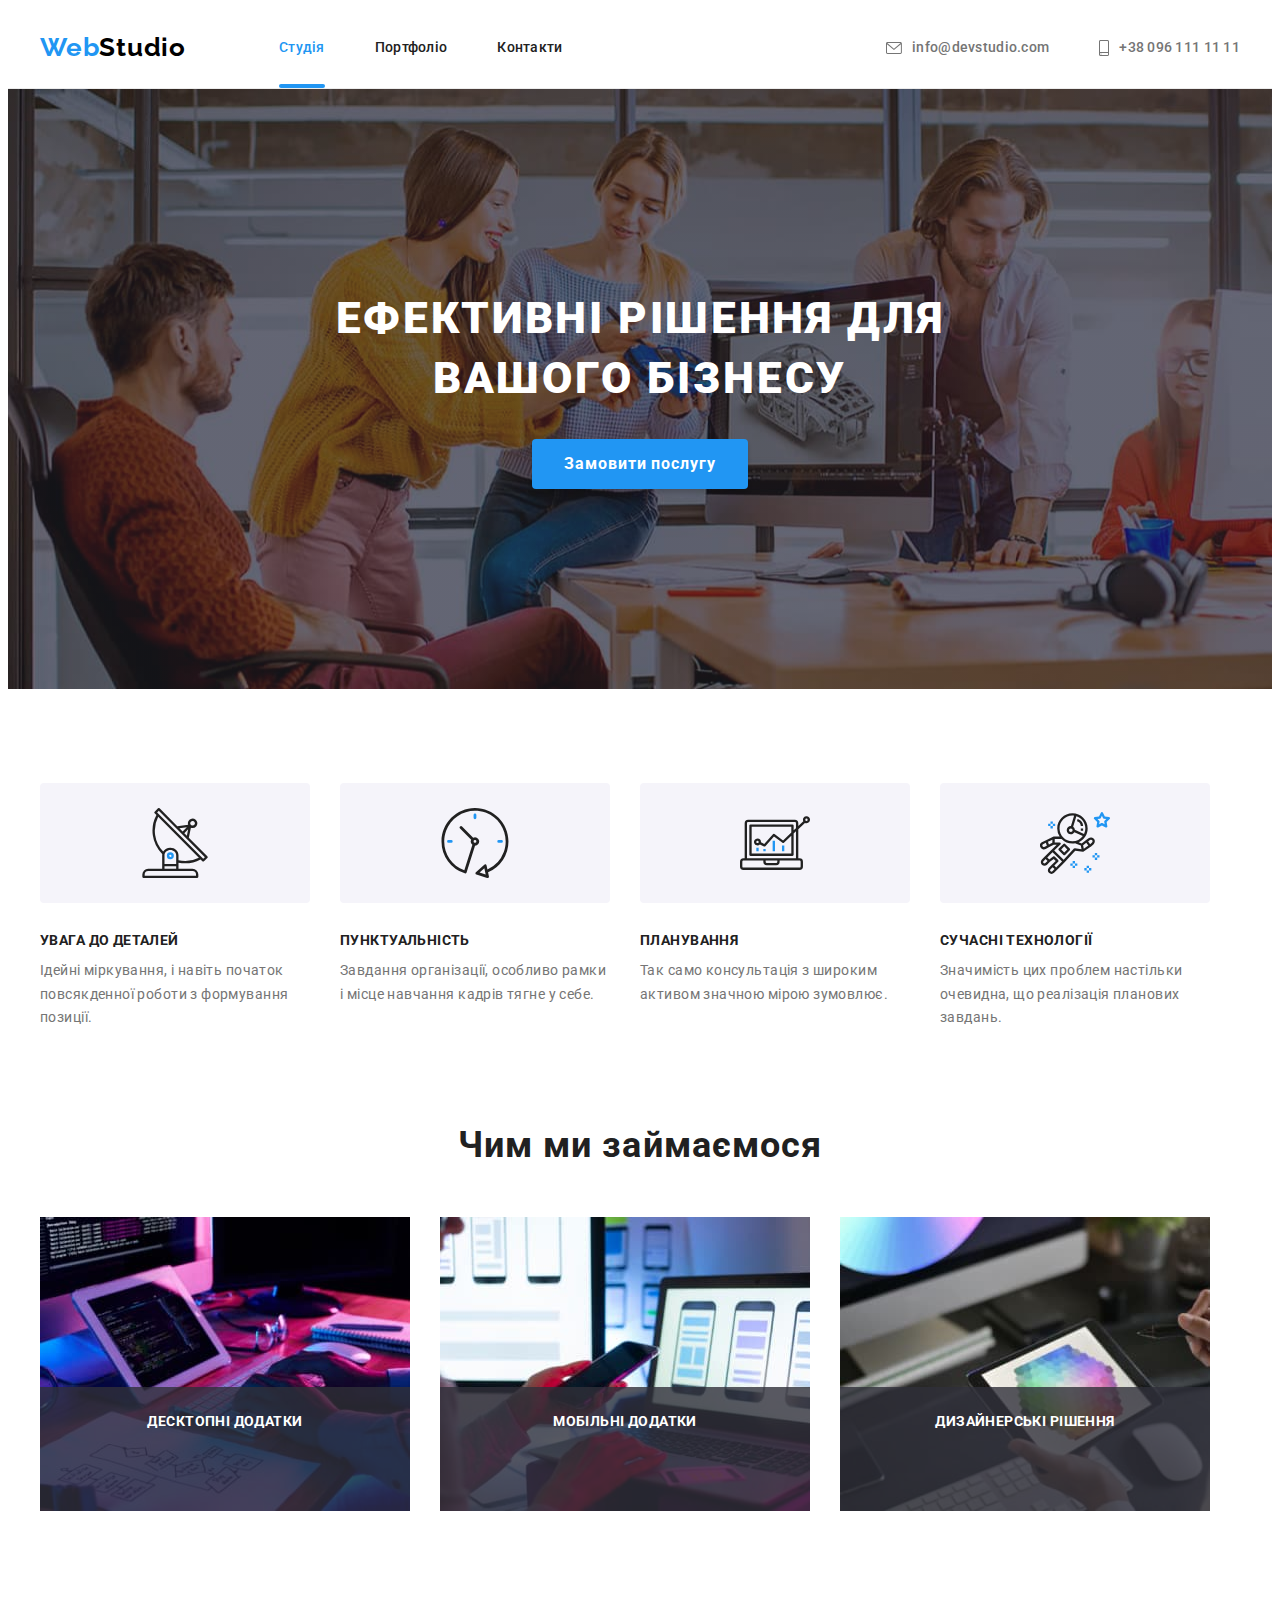
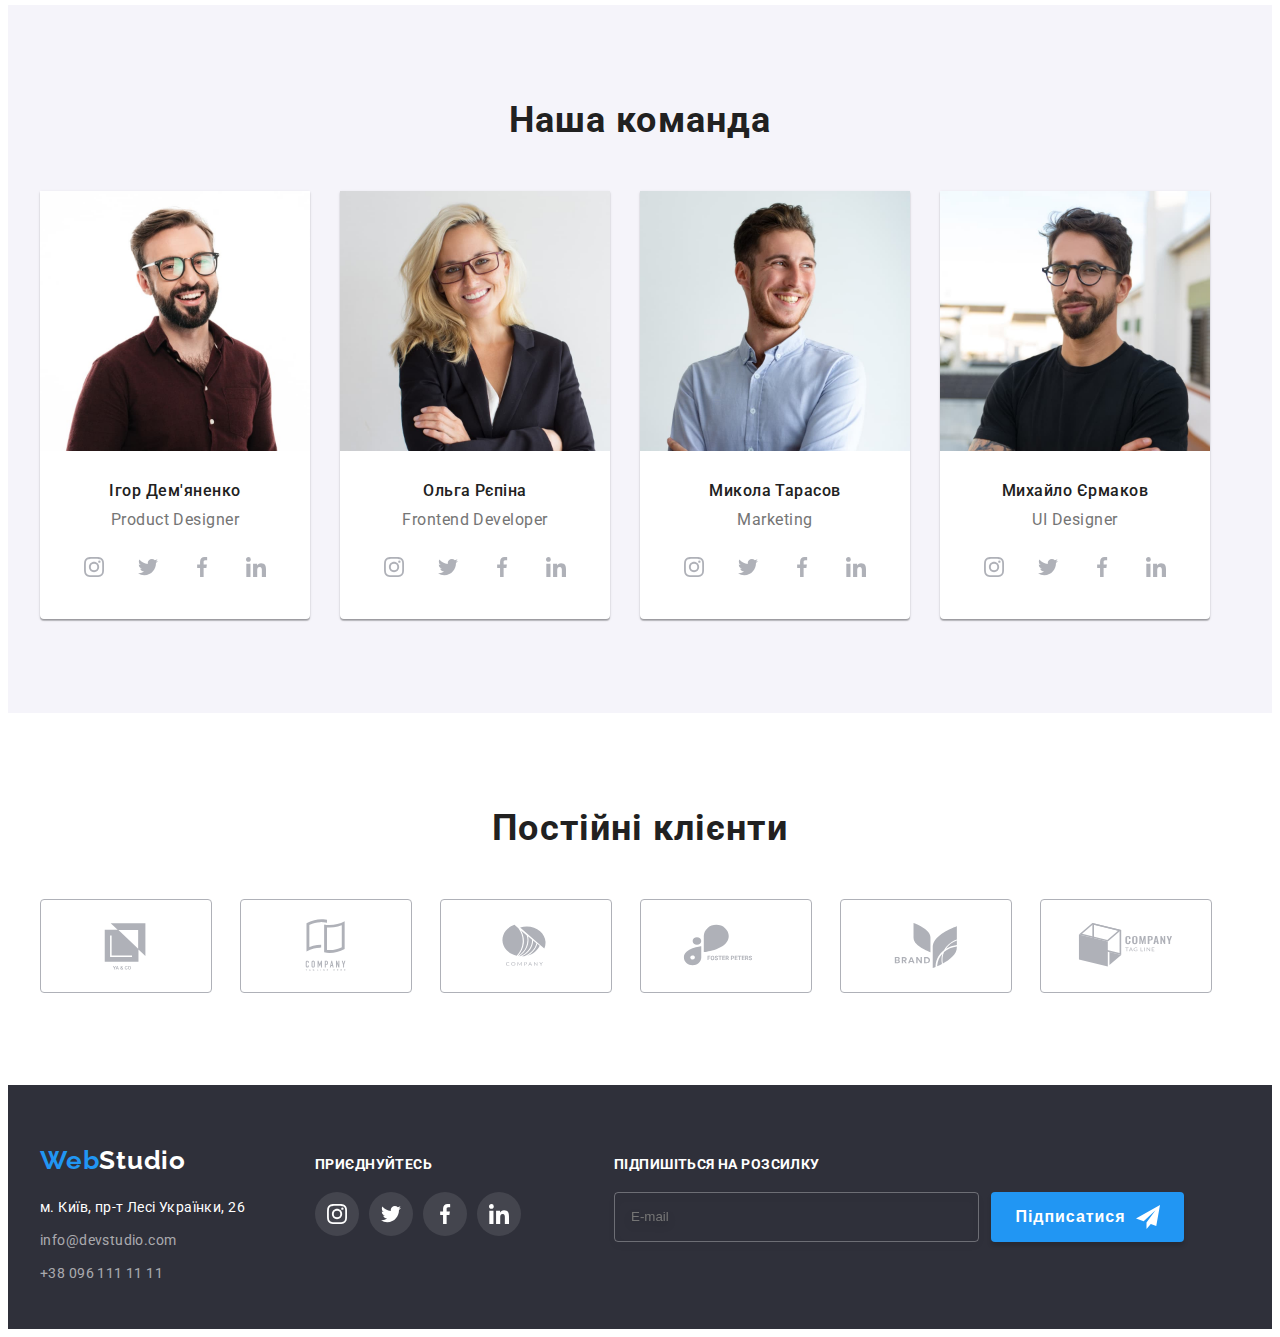
<file: index.html>
<!DOCTYPE html>
<html lang="uk">
	<head>
		<meta charset="UTF-8">
		<meta name="viewport" content="width=device-width, initial-scale=1.0">		
		<link rel="preconnect" href="https://fonts.googleapis.com">
		<link rel="preconnect" href="https://fonts.gstatic.com" crossorigin>
		<link href="https://fonts.googleapis.com/css2?family=Raleway:wght@700&family=Roboto:wght@400;500;700;900&display=swap"
			rel="stylesheet">
		<link
			rel="stylesheet"
			href="https://cdnjs.cloudflare.com/ajax/libs/modern-normalize/1.1.0/modern-normalize.min.css"
			integrity="sha512-wpPYUAdjBVSE4KJnH1VR1HeZfpl1ub8YT/NKx4PuQ5NmX2tKuGu6U/JRp5y+Y8XG2tV+wKQpNHVUX03MfMFn9Q=="
			crossorigin="anonymous"
			referrerpolicy="no-referrer"
		/>
		<link rel="stylesheet" href="./css/styles.css">
			<title>Студія</title>
	</head>
	<body>
		<!--Шапка-->
		<header class="header">
			<div class="container header-container">
				<a href="./index.html" class="header-logo"><span class="logo-color">Web</span>Studio</a>
				<nav>
					<ul class="header-nav list">
						<li class="item">
							<a href="./index.html" class="header-nav-link link current">Студія</a>
						</li>
						<li class="item">
							<a href="./portfolio.html" class="header-nav-link link">Портфоліо</a>
						</li>
						<li class="item">
							<a href="" class="header-nav-link link">Контакти</a>
						</li>
					</ul>
				</nav>
				<ul class="list header-contact-list">
					<li class="item">
						<a href="" class="header-contact link">
							<svg class="mail-icon" width="16" height="12">
								<use href="./images/icons.svg#icon-envelope"></use>
							</svg>
							info@devstudio.com
						</a>
					</li>
					<li class="item">
						<a href="" class="header-contact link">
							<svg class="mail-icon" width="10" height="16">
								<use href="./images/icons.svg#icon-smartphone"></use>
							</svg>
							+38 096 111 11 11
						</a>
					</li>
				</ul>
			</div>
		</header>
		<!--Головний розділ-->
		<main>
			<section class="hero-container">
				<h1 class="hero-title">Ефективні рішення для вашого бізнесу</h1>
				<button type="button" class="hero-button" data-modal-open>Замовити послугу</button>
			</section>

			<section class="benefits">
				<div class="container">
					<h2 class="hide">Наші переваги</h2>
					<ul class="list benefits-list">
						<li class="benefit-item">
							<div class="benefit-icon">
								<svg width="70" height="70">
									<use href="./images/icons.svg#icon-antenna"></use>
								</svg>
							</div>
							<h3 class="benefits-title">УВАГА ДО ДЕТАЛЕЙ</h3>
							<p class="benefits-text">Ідейні міркування, і навіть початок повсякденної роботи з формування позиції.</p>
						</li>
						<li class="benefit-item">
							<div class="benefit-icon">
								<svg width="70" height="70">
									<use href="./images/icons.svg#icon-clock"></use>
								</svg>
							</div>
							<h3 class="benefits-title">ПУНКТУАЛЬНІСТЬ</h3>
							<p class="benefits-text">Завдання організації, особливо рамки і місце навчання кадрів тягне у себе.</p>
						</li>
						<li class="benefit-item">
							<div class="benefit-icon">
								<svg width="70" height="70">
									<use href="./images/icons.svg#icon-diagram"></use>
								</svg>
							</div>
							<h3 class="benefits-title">ПЛАНУВАННЯ</h3>
							<p class="benefits-text">Так само консультація з широким активом значною мірою зумовлює.</p>
						</li>
						<li class="benefit-item">
							<div class="benefit-icon">
								<svg width="70" height="70">
									<use href="./images/icons.svg#icon-astronaut"></use>
								</svg>
							</div>
							<h3 class="benefits-title">СУЧАСНІ ТЕХНОЛОГІЇ</h3>
							<p class="benefits-text">Значимість цих проблем настільки очевидна, що реалізація планових завдань.</p>
						</li>
					</ul>
				</div>				
			</section>
			<!--Напрямки нашої роботи-->
			<section class="industry">
				<div class="container">
					<h2 class="title-center">Чим ми займаємося</h2>
				<ul class="list industry-list">
					<li class="industry-item">
						<div class="industry-box">
							<a href="" class="industry-activity"><img src="./images/img1.jpg" alt="Розробка декстопних додатків" width="370" height="294"></a>
							<div class="industry-box-text">
								<p class="industry-text">Десктопні додатки</p>
							</div>
						</div>
					</li>
					<li class="industry-item">
						<div class="industry-box">
							<a href="" class="industry-activity"><img src="./images/img2.jpg" alt="Розробка мобільних додатків" width="370" height="294"></a>
							<div class="industry-box-text">
								<p class="industry-text">Мобільні додатки</p>
							</div>
						</div>
					</li>
					<li class="industry-item">
						<div class="industry-box">
							<a href="" ><img src="./images/img3.jpg" alt="Дизайн" width="370" height="294" class="industry-activity"></a>
							<div class="industry-box-text">
								<p class="industry-text">Дизайнерські рішення</p>
							</div>
						</div>
					</li>
				</ul>
				</div>
			</section>
			<!-- Команда -->
			<section class="team">
				<div class="container">
					<h2 class="title-center">Наша команда</h2>
				<ul class="list team-list">
					<li class="team-person">
						<img src="./images/ihor-dem.jpg" alt="Фото Ігоря Дем'яненко" width="270" height="260">
						<div class="member-t">
							<h3 class="member-team">Ігор Дем'яненко</h3>
							<p lang="en" class="speciality-member-team">Product Designer</p>
							<ul class="team-soc-list">
								<li class="team-soc-item">
									<a href="" class="team-soc-link link">
										<svg class="team-soc-icon" width="20px" height="20px">
											<use href="./images/icons.svg#icon-instagram"></use>
										</svg>
									</a>									
								</li>
								<li class="team-soc-item">
									<a href="" class="team-soc-link">
										<svg class="team-soc-icon" width="20px" height="20px">
											<use href="./images/icons.svg#icon-twitter"></use>
										</svg>
									</a>
								</li>
								<li class="team-soc-item">
									<a href="" class="team-soc-link">
										<svg class="team-soc-icon" width="20px" height="20px">
											<use href="./images/icons.svg#icon-facebook"></use>
										</svg>
									</a>
								</li>
								<li class="team-soc-item">
									<a href="" class="team-soc-link">
										<svg class="team-soc-icon" width="20px" height="20px">
											<use href="./images/icons.svg#icon-linkedin"></use>
										</svg>
									</a>
								</li>
							</ul>
						</div>						
					</li>
					<li class="team-person">
						<img src="./images/olga-repina.jpg" alt="Фото Ольги Рєпіної" width="270" height="260">
						<div class="member-t">
							<h3 class="member-team">Ольга Рєпіна</h3>
							<p lang="en" class="speciality-member-team">Frontend Developer</p>
							<ul class="team-soc-list">
								<li class="team-soc-item">
									<a href="" class="team-soc-link link">
										<svg class="team-soc-icon" width="20px" height="20px">
											<use href="./images/icons.svg#icon-instagram"></use>
										</svg>
									</a>									
								</li>
								<li class="team-soc-item">
									<a href="" class="team-soc-link">
										<svg class="team-soc-icon" width="20px" height="20px">
											<use href="./images/icons.svg#icon-twitter"></use>
										</svg>
									</a>
								</li>
								<li class="team-soc-item">
									<a href="" class="team-soc-link">
										<svg class="team-soc-icon" width="20px" height="20px">
											<use href="./images/icons.svg#icon-facebook"></use>
										</svg>
									</a>
								</li>
								<li class="team-soc-item">
									<a href="" class="team-soc-link">
										<svg class="team-soc-icon" width="20px" height="20px">
											<use href="./images/icons.svg#icon-linkedin"></use>
										</svg>
									</a>
								</li>
							</ul>
						</div>
					</li>
					<li class="team-person">
						<img src="./images/mukola-tarasov.jpg" alt="Фото Миколи Тарасова" width="270" height="260">
						<div class="member-t">
							<h3 class="member-team">Микола Тарасов</h3>
							<p lang="en" class="speciality-member-team">Marketing</p>
							<ul class="team-soc-list">
								<li class="team-soc-item">
									<a href="" class="team-soc-link link">
										<svg class="team-soc-icon" width="20px" height="20px">
											<use href="./images/icons.svg#icon-instagram"></use>
										</svg>
									</a>									
								</li>
								<li class="team-soc-item">
									<a href="" class="team-soc-link">
										<svg class="team-soc-icon" width="20px" height="20px">
											<use href="./images/icons.svg#icon-twitter"></use>
										</svg>
									</a>
								</li>
								<li class="team-soc-item">
									<a href="" class="team-soc-link">
										<svg class="team-soc-icon" width="20px" height="20px">
											<use href="./images/icons.svg#icon-facebook"></use>
										</svg>
									</a>
								</li>
								<li class="team-soc-item">
									<a href="" class="team-soc-link">
										<svg class="team-soc-icon" width="20px" height="20px">
											<use href="./images/icons.svg#icon-linkedin"></use>
										</svg>
									</a>
								</li>
							</ul>
						</div>						
					</li>
					<li class="team-person">
						<img src="./images/muhailo-ermakov.jpg" alt="Фото Михайла Єрмакова" width="270" height="260">
						<div class="member-t">
							<h3 class="member-team">Михайло Єрмаков</h3>
							<p lang="en" class="speciality-member-team">UI Designer</p>
							<ul class="team-soc-list">
								<li class="team-soc-item">
									<a href="" class="team-soc-link link">
										<svg class="team-soc-icon" width="20px" height="20px">
											<use href="./images/icons.svg#icon-instagram"></use>
										</svg>
									</a>									
								</li>
								<li class="team-soc-item">
									<a href="" class="team-soc-link">
										<svg class="team-soc-icon" width="20px" height="20px">
											<use href="./images/icons.svg#icon-twitter"></use>
										</svg>
									</a>
								</li>
								<li class="team-soc-item">
									<a href="" class="team-soc-link">
										<svg class="team-soc-icon" width="20px" height="20px">
											<use href="./images/icons.svg#icon-facebook"></use>
										</svg>
									</a>
								</li>
								<li class="team-soc-item">
									<a href="" class="team-soc-link">
										<svg class="team-soc-icon" width="20px" height="20px">
											<use href="./images/icons.svg#icon-linkedin"></use>
										</svg>
									</a>
								</li>
							</ul>
						</div>
					</li>
				</ul>
				</div>
			</section>
			<!-- Наші постійні клієнти -->
			<section class="container">
				<div class="client">
					<h2 class="client-title title-center">Постійні клієнти</h2>
					<ul class="client-list">
						<li class="client-item">
							<a href="" class="client-link">
							<svg class="client-icon" width="106px" height="60px">
								<use href="./images/icons.svg#icon-logo-1" class="client-logo"></use>
							</svg>
							</a>
						</li>
						<li class="client-item">
							<a href="" class="client-link">
							<svg class="client-icon" width="106px" height="60px">
								<use href="./images/icons.svg#icon-logo-2" class="client-logo"></use>
							</svg>
							</a>
						</li>
						<li class="client-item">
							<a href="" class="client-link">
							<svg class="client-icon" width="106px" height="60px">
								<use href="./images/icons.svg#icon-logo-3" class="client-logo"></use>
							</svg>
							</a>
						</li>
						<li class="client-item">
							<a href="" class="client-link">
							<svg class="client-icon" width="106px" height="60px">
								<use href="./images/icons.svg#icon-logo-4" class="client-logo"></use>
							</svg>
							</a>
						</li>
						<li class="client-item">
							<a href="" class="client-link">
							<svg class="client-icon" width="106px" height="60px">
								<use href="./images/icons.svg#icon-logo-5" class="client-logo"></use>
							</svg>
							</a>
						</li>
						<li class="client-item">
							<a href="" class="client-link">
							<svg class="client-icon" width="106px" height="60px">
								<use href="./images/icons.svg#icon-logo-6" class="client-logo"></use>
							</svg>
							</a>
						</li>
					</ul>
				</div>
			</section>
		</main>
		<!--Підвал-->
		<footer class="footer">
			<div class="container footer-container">
				<div>
					<a href="./index.html" class="footer-logo"><span class="logo-color">Web</span>Studio</a>
					<address>
						<ul class="list list-footer-contact">
							<li class="footer-contact-item"><a href="" class="footer-contact link">м. Київ, пр-т Лесі Українки, 26</a>
							</li>
							<li class="footer-contact-item"><a href="mailto:info@devstudio.com"
									class="footer-contact footer-communication link">info@devstudio.com</a></li>
							<li class="footer-contact-item"><a href="tel:+380961111111"
									class="footer-contact footer-communication link">+38 096 111 11 11</a></li>
						</ul>
					</address>
				</div>
				<div class="footer-soc">
					<h3 class="footer-soc-title">приєднуйтесь</h3>
					<ul class="footer-soc-list">
						<li class="footer-soc-item">
							<a href="" class="footer-soc-link">
								<svg class="footer-soc-icon" width="20px" height="20px">
									<use href="./images/icons.svg#icon-instagram"></use>
								</svg>
							</a>
						</li>
						<li class="footer-soc-item">
							<a href="" class="footer-soc-link">
								<svg class="footer-soc-icon" width="20px" height="20px">
									<use href="./images/icons.svg#icon-twitter"></use>
								</svg>
							</a>
						</li>
						<li class="footer-soc-item">
							<a href="" class="footer-soc-link">
								<svg class="footer-soc-icon" width="20px" height="20px">
									<use href="./images/icons.svg#icon-facebook"></use>
								</svg>
							</a>
						</li>
						<li class="footer-soc-item">
							<a href="" class="footer-soc-link">
								<svg class="footer-soc-icon" width="20px" height="20px">
									<use href="./images/icons.svg#icon-linkedin"></use>
								</svg>
							</a>
						</li>
					</ul>
				</div>
				<div class="footer-mailing-list">
					<h3 class="footer-mailing-title">Підпишіться на розсилку</h3>
					<form class="footer-mailing-form">					
						<input type="email" 
						name="footer-mailing" 
						class="mailing-input" 
						id="footer-mailing"
						placeholder="E-mail"
						required>
						<label for="footer-mailing"></label>
						<button type="submit" class="mailing-btn form-btn">Підписатися
							<svg class="mailing-icon-send" width="24px" height="24px">
								<use href="./images/icons.svg#icon-send"></use>
							</svg>
						</button>
					</form>
				</div>				
			</div>
		</footer>
		<div class="backdrop is-hidden" data-modal>
			<div class="modal">
				<button type="button" class="modal-btn-close" data-modal-close>
					<svg class="modal-close-icon" width="18px" height="18px">
						<use href="./images/icons.svg#icon-close"></use>
					</svg>
				</button>
				<p class="modal-title">Залиште свої дані, ми вам передзвонимо</p>
				<form class="modal-form">
					<div class="modal-field">
						<label for="user-name" class="input-lable">Ім'я</label>
						<div class="input-wrapper">
							<input type="text" 
							name="user-name" 
							class="modal-input" 
							id="user-name" 
							placeholder=" "
							required>
							<svg class="modal-icon" width="18px" height="18px">
								<use href="./images/icons.svg#icon-person"></use>
							</svg>
						</div>
					</div>
					<div class="modal-field">
						<label for="user-tel" class="input-lable">Телефон</label>
						<div class="input-wrapper">
							<input type="tel" 
							name="user-tel" 
							class="modal-input" 
							id="user-tel" 
							placeholder=" "
							required>
							<svg class="modal-icon" width="18px" height="18px">
								<use href="./images/icons.svg#icon-phone"></use>
							</svg>
						</div>
					</div>
					<div class="modal-field">
						<label for="user-email" class="input-lable">Пошта</label>
						<div class="input-wrapper">
							<input type="email" 
							name="user-email" 
							class="modal-input" 
							id="user-email" 
							placeholder=" "
							required>
							<svg class="modal-icon" width="18px" height="18px">
								<use href="./images/icons.svg#icon-email"></use>
							</svg>
						</div>
					</div>
					<div class="modal-field">
						<label for="user-text" class="input-lable">Коментар</label>
						<textarea name="user-text" id="user-text" class="modal-comment" placeholder="Введіть текст"></textarea>
					</div>
					<div class="checkbox-policy">
						<input type="checkbox" class="modal-check hide" name="policy" id="policy">
						<label for="policy" class="check-text">
							<span>
								<svg class="chek-icon" width="16px" height="15px">
									<use href="./images/icons.svg#icon-check"></use>
								</svg>
							</span>
							Погоджуюся з розсилкою та приймаю <a href="" class="policy-link">Умови договору</a></label>
					</div>
					
					<button type="submit" class="form-btn">Відправити</button>
				</form>
			</div>
		</div>
		<script src="./js/modal.js"></script>
	</body>
</html>
</file>
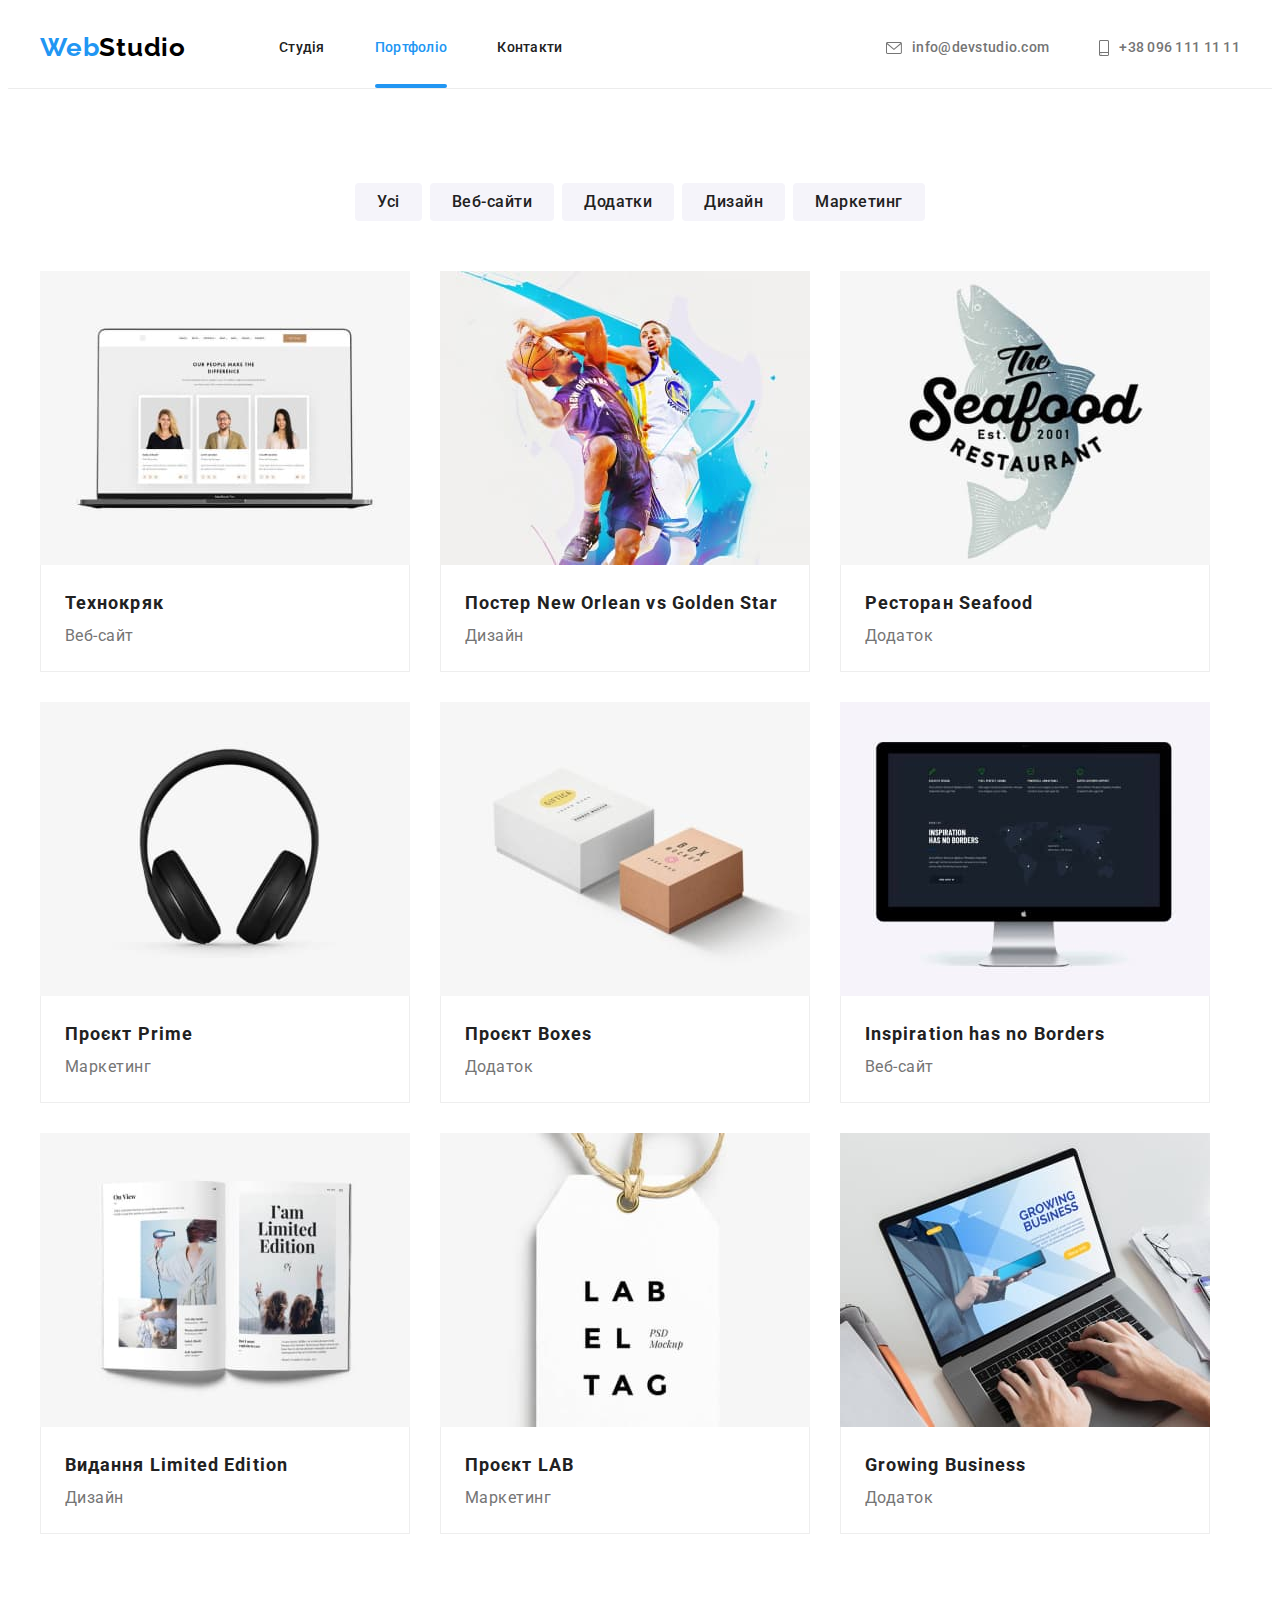
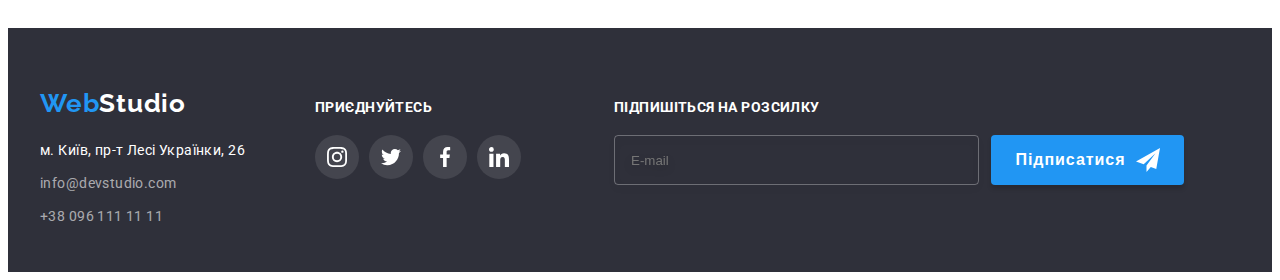
<file: portfolio.html>
<!DOCTYPE html>
<html lang="uk">
	<head>
		<meta charset="UTF-8">
		<meta name="viewport" content="width=device-width, initial-scale=1.0">		
		<link rel="preconnect" href="https://fonts.googleapis.com">
		<link rel="preconnect" href="https://fonts.gstatic.com" crossorigin>
		<link href="https://fonts.googleapis.com/css2?family=Raleway:wght@700&family=Roboto:wght@400;500;700;900&display=swap"
			rel="stylesheet">
		<link
			rel="stylesheet"
			href="https://cdnjs.cloudflare.com/ajax/libs/modern-normalize/1.1.0/modern-normalize.min.css"
			integrity="sha512-wpPYUAdjBVSE4KJnH1VR1HeZfpl1ub8YT/NKx4PuQ5NmX2tKuGu6U/JRp5y+Y8XG2tV+wKQpNHVUX03MfMFn9Q=="
			crossorigin="anonymous"
			referrerpolicy="no-referrer"
		/>
		<link rel="stylesheet" href="./css/styles.css">
			<title>Портфоліо</title>
	</head>
	<body>
		<!--Шапка-->
		<header class="header">
			<div class="container header-container">
				<a href="./index.html" class="header-logo"><span class="logo-color">Web</span>Studio</a>
			<nav>
				<ul class="header-nav list">
					<li class="item">
                        <a href="./index.html" class="header-nav-link link">Студія</a>
                    </li>
					<li class="item">
                        <a href="./portfolio.html" class="header-nav-link link current">Портфоліо</a>
                    </li>
					<li class="item">
                        <a href="" class="header-nav-link link">Контакти</a>
                    </li>
				</ul>
			</nav>
			<ul class="list header-contact-list">
				<li class="item">
                    <a href="" class="header-contact link">
                        <svg class="mail-icon" width="16" height="12">
                            <use href="./images/icons.svg#icon-envelope"></use>
                        </svg> 
                    info@devstudio.com
                    </a>
                </li>
				<li class="item">
                    <a href="" class="header-contact link">
                        <svg class="mail-icon" width="10" height="16">
                            <use href="./images/icons.svg#icon-smartphone"></use>
                        </svg> 
                        +38 096 111 11 11
                    </a>
                </li>
			</ul>
			</div>
		</header>
        <!--Головний розділ-->
        <main>
            <section class="portfolio container">
                <h1 class="hide">Наші проєкти</h1>
                <!--Фільтр проєктів-->
                <ul class="filter-projects list">
                    <li class="filter-item"><button type="button" class="filter-button-projects filter-all">Усі</button></li>
                    <li class="filter-item"><button type="button" class="filter-button-projects filter-web">Веб-сайти</button></li>
                    <li class="filter-item"><button type="button" class="filter-button-projects filter-apps">Додатки</button></li>
                    <li class="filter-item"><button type="button" class="filter-button-projects filter-design">Дизайн</button></li>
                    <li class="filter-item"><button type="button" class="filter-button-projects filter-marketing">Маркетинг</button></li>
                </ul>
                <!--Перелік проєктів-->
                <ul class="project-list list">
                    <li class="project-item">
                        <a href="" class="project-item-link">
                            <div class="project-box">
                                <img src="./images/tehnokryak.jpg" alt="фото веб-сайту технокряк" width="370" height="294">
                                <div class="project-overlay">
                                <p class="project-overlay-text">Ресурс пропонує комплексні пропозиції з різним рівнем функціоналу та сервісів. Все це дозволить відвідувачу отримати вичерпні відомості про компанію чи приватну особу.</p>
                            </div>
                            </div>                            
                            <div class="project-text">
                                <h2 class="project-title">Технокряк</h2>
                                <p class="category-project">Веб-сайт</p>
                            </div>
                        </a>
                    </li>               
                    <li class="project-item">
                        <a href="" class="project-item-link">
                            <div class="project-box">
                                <img src="./images/poster.jpg" alt="фото дизайна постера" width="370" height="294">
                                <div class="project-overlay">
                                    <p class="project-overlay-text">Ресурс пропонує комплексні пропозиції з різним рівнем функціоналу та сервісів. Все
                                        це дозволить відвідувачу отримати вичерпні відомості про компанію чи приватну особу.</p>
                                </div>
                            </div>                            
                            <div class="project-text">
                                <h2 class="project-title">Постер New Orlean vs Golden Star</h2>
                                <p class="category-project">Дизайн</p>
                            </div>                            
                        </a>
                    </li>
                    <li class="project-item">
                        <a href="" class="project-item-link">
                            <div class="project-box">
                                <img src="./images/restaurant.jpg" alt="фото додатку ресторану сіфуд" width="370" height="294">
                                <div class="project-overlay">
                                    <p class="project-overlay-text">Ресурс пропонує комплексні пропозиції з різним рівнем функціоналу та сервісів. Все
                                        це дозволить відвідувачу отримати вичерпні відомості про компанію чи приватну особу.</p>
                                </div>
                            </div>                            
                            <div class="project-text">
                                <h2 class="project-title">Ресторан Seafood</h2>
                                <p class="category-project">Додаток</p>
                            </div>                            
                        </a>
                    </li>
                    <li class="project-item">
                        <a href="" class="project-item-link">
                            <div class="project-box">
                                <img src="./images/prime.jpg" alt="фото проекту прайм" width="370" height="294">
                                <div class="project-overlay">
                                    <p class="project-overlay-text">Ресурс пропонує комплексні пропозиції з різним рівнем функціоналу та сервісів. Все
                                        це дозволить відвідувачу отримати вичерпні відомості про компанію чи приватну особу.</p>
                                </div>
                            </div>
                            <div class="project-text">
                                <h2 class="project-title">Проєкт Prime</h2>
                                <p class="category-project">Маркетинг</p>
                            </div>                            
                        </a>
                    </li>
                    <li class="project-item">
                        <a href="" class="project-item-link">
                            <div class="project-box">
                                <img src="./images/boxes.jpg" alt="фото додатку боксес" width="370" height="294">
                                <div class="project-overlay">
                                    <p class="project-overlay-text">Ресурс пропонує комплексні пропозиції з різним рівнем функціоналу та сервісів. Все
                                        це дозволить відвідувачу отримати вичерпні відомості про компанію чи приватну особу.</p>
                                </div>
                            </div>
                            <div class="project-text">
                                <h2 class="project-title">Проєкт Boxes</h2>
                                <p class="category-project">Додаток</p>
                            </div>                            
                        </a>
                    </li>
                    <li class="project-item">
                        <a href="" class="project-item-link">
                            <div class="project-box">
                                <img src="./images/inspiration.jpg" alt="фото веб-сайту інспіретіон" width="370" height="294">
                                <div class="project-overlay">
                                    <p class="project-overlay-text">Ресурс пропонує комплексні пропозиції з різним рівнем функціоналу та сервісів. Все
                                        це дозволить відвідувачу отримати вичерпні відомості про компанію чи приватну особу.</p>
                                </div>
                            </div>
                            <div class="project-text">
                                <h2 class="project-title">Inspiration has no Borders</h2>
                                <p class="category-project">Веб-сайт</p>
                            </div>                            
                        </a>
                    </li>

                    <li class="project-item">
                        <a href="" class="project-item-link">
                            <div class="project-box">
                                <img src="./images/limited-edition.jpg" alt="фото проекту дизайну видання" width="370" height="294">
                                <div class="project-overlay">
                                    <p class="project-overlay-text">Ресурс пропонує комплексні пропозиції з різним рівнем функціоналу та сервісів. Все
                                        це дозволить відвідувачу отримати вичерпні відомості про компанію чи приватну особу.</p>
                                </div>
                            </div>
                            <div class="project-text">
                                <h2 class="project-title">Видання Limited Edition</h2>
                                <p class="category-project">Дизайн</p>
                            </div>                            
                        </a>
                    </li>
                    <li class="project-item">
                        <a href="" class="project-item-link">
                            <div class="project-box">
                                <img src="./images/lab.jpg" alt="фото проекту лаб" width="370" height="294">
                                <div class="project-overlay">
                                    <p class="project-overlay-text">Ресурс пропонує комплексні пропозиції з різним рівнем функціоналу та сервісів. Все
                                        це дозволить відвідувачу отримати вичерпні відомості про компанію чи приватну особу.</p>
                                </div>
                            </div>
                            <div class="project-text">
                                <h2 class="project-title">Проєкт LAB</h2>
                                <p class="category-project">Маркетинг</p>
                            </div>                            
                        </a>
                    </li>
                    <li class="project-item">
                        <a href="" class="project-item-link">
                            <div class="project-box">
                                <img src="./images/growing-bussines.jpg" alt="фото додатку гровін бізнес" width="370" height="294">
                                <div class="project-overlay">
                                    <p class="project-overlay-text">Ресурс пропонує комплексні пропозиції з різним рівнем функціоналу та сервісів. Все
                                        це дозволить відвідувачу отримати вичерпні відомості про компанію чи приватну особу.</p>
                                </div>
                            </div>
                            <div class="project-text">
                                <h2 class="project-title">Growing Business</h2>
                                <p class="category-project">Додаток</p>
                            </div>                            
                        </a>
                    </li>
                </ul>
            </section>        
        </main>
        <!--Підвал-->
        <footer class="footer">
            <div class="container footer-container">
                <div>
                    <a href="./index.html" class="footer-logo"><span class="logo-color">Web</span>Studio</a>
                    <address>
                        <ul class="list list-footer-contact">
                            <li class="footer-contact-item"><a href="" class="footer-contact link">м. Київ, пр-т Лесі Українки,
                                    26</a>
                            </li>
                            <li class="footer-contact-item"><a href="mailto:info@devstudio.com"
                                    class="footer-contact footer-communication link">info@devstudio.com</a></li>
                            <li class="footer-contact-item"><a href="tel:+380961111111"
                                    class="footer-contact footer-communication link">+38 096 111 11 11</a></li>
                        </ul>
                    </address>
                </div>
                <div class="footer-soc">
                    <h3 class="footer-soc-title">приєднуйтесь</h3>
                    <ul class="footer-soc-list">
                        <li class="footer-soc-item">
                            <a href="" class="footer-soc-link">
                                <svg class="footer-soc-icon" width="20px" height="20px">
                                    <use href="./images/icons.svg#icon-instagram"></use>
                                </svg>
                            </a>
                        </li>
                        <li class="footer-soc-item">
                            <a href="" class="footer-soc-link">
                                <svg class="footer-soc-icon" width="20px" height="20px">
                                    <use href="./images/icons.svg#icon-twitter"></use>
                                </svg>
                            </a>
                        </li>
                        <li class="footer-soc-item">
                            <a href="" class="footer-soc-link">
                                <svg class="footer-soc-icon" width="20px" height="20px">
                                    <use href="./images/icons.svg#icon-facebook"></use>
                                </svg>
                            </a>
                        </li>
                        <li class="footer-soc-item">
                            <a href="" class="footer-soc-link">
                                <svg class="footer-soc-icon" width="20px" height="20px">
                                    <use href="./images/icons.svg#icon-linkedin"></use>
                                </svg>
                            </a>
                        </li>
                    </ul>
                </div>
                <div class="footer-mailing-list">
                    <h3 class="footer-mailing-title">Підпишіться на розсилку</h3>
                    <form class="footer-mailing-form">
                        <input type="email" name="footer-mailing" class="mailing-input" id="footer-mailing" placeholder="E-mail"
                            required>
                        <label for="footer-mailing"></label>
                        <button type="submit" class="mailing-btn form-btn">Підписатися
                            <svg class="mailing-icon-send" width="24px" height="24px">
                                <use href="./images/icons.svg#icon-send"></use>
                            </svg>
                        </button>
                    </form>
                </div>
            </div>
        </footer>
    </body>
</html>
</file>
<file: css/styles.css>
:root {
    --text-color-secondary: #757575;
    --color-hover: #2196F3;
    --tra: 250ms cubic-bezier(0.4, 0, 0.2, 1);
}

body {
    font-family: 'Roboto', sans-serif;
    color: #212121; 
}

h1,
h2,
h3,
h4,
h5,
h6,
p {
    margin: 0;
}

ul {
    list-style: none;
    margin: 0;
    padding: 0;
}

img {
    display: block;
}

.hide {
    position: absolute;
    width: 1px;
    height: 1px;
    margin: -1px;
    padding: 0;
    overflow: hidden;
    border: 0;
    clip: rect(0 0 0 0);
}

.item .current {
    color: var(--color-hover);
}

button {
    cursor: pointer;
}

/* ---------------- Хедер---------------- */

.header {
    background: #ffffff;
    border-bottom: 1px solid #ECECEC;
}

.container {
    width: 1200px;
    padding-left: 15px;
    padding-right: 15px;
    margin: 0 auto;
}

.header-container {
    display: flex;
    align-items: center;
    border-bottom: 1px #ECECEC;
}

.header-logo {
    font-family: 'Raleway', sans-serif;
    font-weight: 700;
    font-size: 26px;
    line-height: 1.19;
    letter-spacing: 0.03em;    
    color: #000000;
    text-decoration: none;
    padding-top: 24px;
    padding-right: 20px;
    padding-bottom: 25px;
    margin-right: 73px;
}

.logo-color {
    color: #2196F3;
}

.header-nav {
    display: flex;    
}

.header-nav .item:not(:last-child),
.header-contact-list .item:not(:last-child) {
    margin-right: 50px;
}

.header-nav-link {
    display:inline-block;
    padding-top: 32px;
    padding-bottom: 32px;
    position: relative;

    font-weight: 500;
    font-size: 14px;
    line-height: 1.14;
    letter-spacing: 0.02em;
    color: #212121;    
}

.current::after {
    content: "";
    position: absolute;
    width: 100%;
    height: 4px;
    bottom: 0;
    left: 0;
    border-radius: 2px;
    background: var(--color-hover);
}

.list {
    list-style: none;
}

.header-contact {
    font-weight: 500;
    font-size: 14px;
    line-height: 1.14;
    letter-spacing: 0.02em;
    color: #757575;
    display: flex;
    align-items: center;
}

.header-contact-list {
    display: flex;
    margin-left: auto;
    padding-top: 32px;
    padding-bottom: 32px;    
}

.mail-icon {
    margin-right: 10px;
    fill: currentColor;
    
}

.link {
    text-decoration: none;
}

a {
    transition: color var(--tra);
}

a:hover,
a:focus {
    color: var(--color-hover);
}


/* --------------Герой----------------- */

.hero-container {
    max-width: 1600px;
    max-height: 600px;   
    margin: 0 auto;
    text-align: center;
    padding-top: 200px;
    padding-bottom: 200px;
    background-image: linear-gradient(
            rgba(47, 48, 58, 0.4),
            rgba(47, 48, 58, 0.4)
            ),
        url(../images/hero-img.jpg);        
    }


.hero-title {
    max-width: 696px;
    margin-left: auto;
    margin-right: auto;
    margin-bottom: 30px;

    font-weight: 900;
    font-size: 44px;
    line-height: 1.36;
    letter-spacing: 0.06em;
    text-transform: uppercase;    
    color: #FFFFFF;
    margin-bottom: 30px;
}

.hero-button {
    font-family: inherit;
    font-weight: 700;
    font-size: 16px;
    line-height: 1.88;
    align-items: center;
    letter-spacing: 0.06em;
    color: #FFFFFF;
    background: #2196F3;
    width: 216px;
    height: 50px;
    box-shadow: 0px 4px 4px rgba(0, 0, 0, 0.15);
    border-radius: 4px;
    border: none;    

    transition: background-color var(--tra);
}

.hero-button:hover,
.hero-button:focus {
    background-color: #188CE8;
}

h2 {
    font-weight: 700;
    font-size: 36px;
    line-height: 1.17;
    letter-spacing: 0.03em;
}

.title-center {
    text-align: center;
}

.benefits {
    background: #FFFFFF;
    padding-top: 94px;
}

.benefits-list {
    display: flex;
}

.benefit-item {
    width: 270px;
}

.benefit-icon {
    width: 270px;
    height: 120px;
    margin-bottom: 30px;
    background-color: #F5F4FA;
    display: flex;
    align-items: center;
    justify-content: center;
    border-radius: 4px;
}

.benefits-list .benefit-item:not(:last-child) {
    margin-right: 30px;
}

.benefits-title {
    font-weight: 700;
    font-size: 14px;
    line-height: 1.14;
    letter-spacing: 0.03em;
    text-transform: uppercase;
    margin-bottom: 10px;
}

.benefits-text {   
    font-size: 14px;
    line-height: 1.71;
    letter-spacing: 0.03em;
    color: var(--text-color-secondary);
}

.industry {
    background: #FFFFFF;
    padding-top: 94px;
    padding-bottom: 94px;
}
.industry-list {
    display: flex;
    margin-top: 50px;
}

.industry-box {
    position: relative;
}

.industry-box-text {
    position: absolute;
    width: 100%;
    height: 70px;
    bottom: 0;
    padding-top: 27px;
    padding-bottom: 27px;
    background: rgba(47, 48, 58, 0.8);
}

.industry-text {
    font-weight: 700;
    font-size: 14px;
    line-height: 1.14;
    text-align: center;
    letter-spacing: 0.03em;
    text-transform: uppercase;
    color: #FFFFFF;
}

.industry-list .industry-item:not(:last-child) {
    margin-right: 30px;
}

/*-------------------- Наша команда -------------------*/

.team {
    background: #F5F4FA;
    padding-top: 94px;
    padding-bottom: 94px;
}

.team-list {
    display: flex;
    margin-top: 50px;    
}

.team-list .team-person:not(:last-child) {
    margin-right: 30px;
}

.team-person {
    background: #FFFFFF;
    box-shadow: 0px 1px 3px rgba(0, 0, 0, 0.12), 0px 1px 1px rgba(0, 0, 0, 0.14), 0px 2px 1px rgba(0, 0, 0, 0.2);
border-radius: 0px 0px 4px 4px;
}

.member-team {
    font-weight: 500;
    font-size: 16px;
    line-height: 1.19;
    text-align: center;
    letter-spacing: 0.03em;    
}

.speciality-member-team {
    font-size: 16px;
    line-height: 1.19;
    text-align: center;
    letter-spacing: 0.03em;
    color: var(--text-color-secondary);
    margin-top: 10px;
    margin-bottom: 16px;
}

.member-t {
    padding-top: 30px;
    padding-bottom: 30px;
}


.team-soc-list {
    display: flex;
    justify-content: center;
    gap: 10px;

}

.team-soc-item {    
    width: 44px;
    height: 44px;    
}

.team-soc-link {
    width: 100%;
    height: 100%;
    border-radius: 50%;    
    display: flex;
    align-items: center;
    justify-content: center;
    

    transition: background-color var(--tra);
}

.team-soc-icon {
    fill: #AFB1B8;
    transition: fill var(--tra);
}

.team-soc-link:hover,
.team-soc-link:focus {
    background-color: var(--color-hover);
}

.team-soc-link:hover .team-soc-icon,
.team-soc-link:focus .team-soc-icon {
    fill: #ffffff;
}

.client {
    padding-top: 94px;
    padding-bottom: 94px;
}

.client-title {
    margin-bottom: 50px;
}

.client-list {
    display: flex;
    gap: 30px;
}

.client-item {
    width: 170px;
    height: 92px;    
}

.client-link {
    width: 100%;
    height: 100%;
    display: flex;
    align-items: center;
    justify-content: center;
    fill:  #AFB1B8;
    border: 1px solid #AFB1B8;
    border-radius: 4px;

    transition: border var(--tra), color var(--tra);
}

.client-icon {
    transition: fill var(--tra);
}


.client-link:hover,
.client-link:focus {
    border: 1px solid var(--color-hover);
    color: var(--color-hover);
}

.client-link:hover .client-icon,
.client-link:focus .client-icon {
    fill: var(--color-hover);
}


/*-------------------------- Футер-------------------------- */

.footer-container {    
    display: flex;
    align-items: baseline;
}

.footer {
    background: #2F303A;
    padding-top: 60px;
    padding-bottom: 43px;
    display: flex;
}

.footer-logo {
    font-family: 'Raleway', sans-serif;
    font-weight: 700;
    font-size: 26px;
    line-height: 1.19;
    letter-spacing: 0.03em;
    color: #FFFFFF;
    text-decoration: none;
    display: inline-block;
}

.list-footer-contact {
    margin-top: 20px;
}

.footer-contact {
    font-style: normal;
    font-size: 14px;
    line-height: 1.71;
    letter-spacing: 0.03em;
    color: #FFFFFF;
    margin-right: 70px;
}

.list-footer-contact .footer-contact-item:not(:last-child) {
    margin-bottom: 9px;
}

.footer-communication {
    color: rgba(255, 255, 255, 0.6);
}

.footer-soc { 
    margin-right: 93px;   
}

.footer-soc-title,
.footer-mailing-title {
    font-weight: 700;
    font-size: 14px;
    line-height: 16px;
    letter-spacing: 0.03em;
    text-transform: uppercase;
    color: #ffffff;
    margin-bottom: 20px;
}

.footer-soc-list {
    display: flex;
    gap: 10px;
}

.footer-soc-item {
    width: 44px;
    height: 44px;    
}

.footer-soc-link {
    display: block;
    width: 100%;
    height: 100%;
    display: flex;
    align-items: center;
    justify-content: center;
    border-radius: 50%;
    background-color: rgba(255, 255, 255, 0.1);
    transition: background-color var(--tra);
}

.footer-soc-icon {
    width: 20px;
    height: 20px;
    fill: #FFFFFF;
}

.footer-soc-link:hover,
.footer-soc-link:focus {
    background-color: var(--color-hover);
}

.footer-mailing-list {
    width: 570px;
    display: block;
}

.footer-mailing-title {
    margin-bottom: 20px;
}

.footer-mailing-form {
    display: flex;
}

.mailing-input {
    width: 358px;
    margin-right: 12px;
    padding-left: 16px;
    border: 1px solid rgba(255, 255, 255, 0.3);
    filter: drop-shadow(0px 4px 4px rgba(0, 0, 0, 0.15));
    border-radius: 4px;
    background-color: inherit;
    color: #ffffff;
}

.mailing-btn {
    display: flex;
}

.mailing-icon-send {
    margin-left: 10px;
    fill: #FFFFFF;
}

/*--------------------- Стиль Портфоліо ----------------------*/

.portfolio {
    background: #FFFFFF;
    padding-top: 94px;
    padding-bottom: 94px;
}

/* Фільтр проєктів */

.filter-button-projects {
    font-family: inherit;
    font-weight: 500;
    font-size: 16px;
    line-height: 1.62;
    text-align: center;
    letter-spacing: 0.03em;
    color: inherit;
    background: #F5F4FA;
    border: none;
    padding: 6px 22px;
    border-radius: 4px;
    cursor: pointer;
    
    transition: background-color var(--tra),
    color var(--tra),
    border var(--tra),
    box-shadow var(--tra);
}

.filter-button-projects:hover,
.filter-button-projects:focus {
    background-color: #2196F3;
    color: #FFFFFF;
    border: none;
    box-shadow: 0px 3px 1px rgba(0, 0, 0, 0.1), 
    0px 1px 2px rgba(0, 0, 0, 0.08), 
    0px 2px 2px rgba(0, 0, 0, 0.12);
}

.filter-projects {
    display: flex;    
    margin-bottom: 50px;
    justify-content: center;
}

.filter-projects .filter-item:not(:last-child) {
    margin-right: 8px;
}


/* Проєкти */

.project-list {
    display: flex;
    flex-wrap: wrap;
}

.project-list a {
    text-decoration: none;    
}

.project-item {   
    margin-right: 30px;
    margin-bottom: 30px;
}

.project-item:nth-child(3n) {
    margin-right: 0;
}

.project-item:nth-last-child(-n + 3) {
    margin-bottom: 0;
}

.project-item:hover,
.project-item:focus {
    box-shadow: 0px 1px 1px rgba(0, 0, 0, 0.12), 
    0px 4px 4px rgba(0, 0, 0, 0.06), 
    1px 4px 6px rgba(0, 0, 0, 0.16);
}

.project-text {
    padding: 20px 24px;
    border-right: 1px solid #EEEEEE;
    border-bottom: 1px solid #EEEEEE;
    border-left: 1px solid #EEEEEE;
}

.project-title {    
    font-size: 18px;
    line-height: 2;
    letter-spacing: 0.06em;
    color: #212121;
}

.category-project {
    font-size: 16px;
    line-height: 1.88;
    letter-spacing: 0.03em;
    color: var(--text-color-secondary);
}

.project-box {
    position: relative;
    overflow: hidden;
}

.project-overlay {
    position: absolute;
    top: 0;
    left: 0;
    width: 100%;
    height: 100%;
    padding: 63px 24px;

    background: rgba(33, 150, 243, 0.9);
    transform: translateY(100%);
    transition: transform var(--tra);
}

.project-overlay-text {
    font-weight: 400;
    font-size: 18px;
    line-height: 1.56;
    letter-spacing: 0.03em;
    color: #FFFFFF;
}

.project-item-link:hover .project-overlay,
.project-item-link:focus .project-overlay {
    transform: translateY(0);
}

.backdrop {
    position: fixed;
    top: 0;
    width: 100%;
    height: 100%;
    background-color: rgba(0, 0, 0, 0.2);
    transition: opacity var(--tra), visibility var(--tra);
}

.modal {
    width: 528px;
    min-height: 581px;
    padding: 40px;
    position: absolute;
    top: 50%;
    left: 50%;
    transform: translate(-50%, -50%) scaleY(1);
    transition: transform var(--tra);

    background-color: #ffffff;
    box-shadow: 0px 1px 3px rgba(0, 0, 0, 0.12),
    0px 1px 1px rgba(0, 0, 0, 0.14), 
    0px 2px 1px rgba(0, 0, 0, 0.2);
    border-radius: 4px;
}

.backdrop.is-hidden .modal {
    transform: translate(-50%, -50%) scaleY(0);
}

.modal-btn-close {
    width: 30px;
    height: 30px;
    position: absolute;
    top: 8px;
    right: 8px;
    display: flex;
    align-items: center;
    justify-content: center;
    border-radius: 50%;
    background-color: transparent;
    border: 1px solid rgba(0, 0, 0, 0.1);

    transition: fill var(--tra);
}

.modal-btn-close:hover,
.modal-btn-close:focus {
    fill: var(--color-hover);
}

.is-hidden {
    opacity: 0;
    visibility: hidden;
    pointer-events: none;
}

.modal-field {
    margin-bottom: 10px;
}

.modal-title {   
    font-weight: 700;
    font-size: 20px;
    line-height: 1.15;
    text-align: center;
    letter-spacing: 0.03em;
    margin-bottom: 12px;
}

.input-lable {
    display: block;
    margin-bottom: 4px;
    font-weight: 400;
    font-size: 12px;
    line-height: 1.17;
    letter-spacing: 0.01em;
    color: #757575;    
}

.input-wrapper {    
    position: relative;    
}

.modal-input {
    width: 100%;
    height: 40px;
    border: 1px solid rgba(33, 33, 33, 0.2);
    border-radius: 4px;
    padding-left: 42px;
    outline: transparent;
    cursor: pointer;
    transition: border var(--tra);
}

.modal-icon {
    position: absolute;
    left: 12px;
    top: 50%;
    transform: translateY(-50%);
    transition: fill var(--tra);
}

.modal-input:focus {
    border: 1px solid var(--color-hover);    
}

.modal-input:focus + .modal-icon {
    fill: var(--color-hover);
}

.modal-comment {
    width: 100%;
    height: 120px;
    padding: 12px 16px;
    border: 1px solid rgba(33, 33, 33, 0.2);
    border-radius: 4px;
    outline: transparent;
    resize: none;
    cursor: pointer;
    transition: border var(--tra), outline var(--tra);

    font-size: 12px;
    line-height: 1.17;
    letter-spacing: 0.01em;
    color: rgba(117, 117, 117, 0.5);
}

.modal-comment:focus {
    border: 1px solid var(--color-hover);
    outline: 1px solid var(--color-hover);
}

.checkbox-policy {
    width: 425px;
    height: 24px;
    display: flex;
    align-items: center;
    justify-content: center;
    margin-top: 20px;
    margin-bottom: 30px;
}

.check-text {
    display: flex;
    align-items: center;
    font-weight: 400;
    font-size: 14px;
    line-height: 1.71;
    letter-spacing: 0.03em;
    color: #757575;
    cursor: pointer;
}

.check-text span {
    width: 16px;
    height: 15px;
    display: flex;
    margin-right: 7px;
    border: 2px solid #212121;
    border-radius: 2px;
    align-items: center;
    justify-content: center;
    border-radius: 2px;
    fill: transparent;
    transition: background-color var(--tra),
    fill var(--tra), border var(--tra),
    border-color var(--tra);
}

.policy-link {
    display: block;
    margin-left: 7px;
    color: var(--color-hover);
    text-decoration: underline;    
}

.modal-check {
    
}

.modal-check:checked + .check-text span {
    background-color: var(--color-hover);
    fill: #FFFFFF;
    border: none;
}

.modal-check:focus+.check-text span {
    border-color: var(--color-hover);
}

.form-btn {
    width: 200px;
    height: 50px;
    margin-left: auto;
    margin-right: auto;
    background: #2196F3;
    box-shadow: 0px 4px 4px rgba(0, 0, 0, 0.15);
    border-radius: 4px;

    font-weight: 700;
    font-size: 16px;
    line-height: 1.88;
    display: flex;
    align-items: center;
    justify-content: center;
    letter-spacing: 0.06em;    
    color: #FFFFFF;
    border: none;
}
</file>
